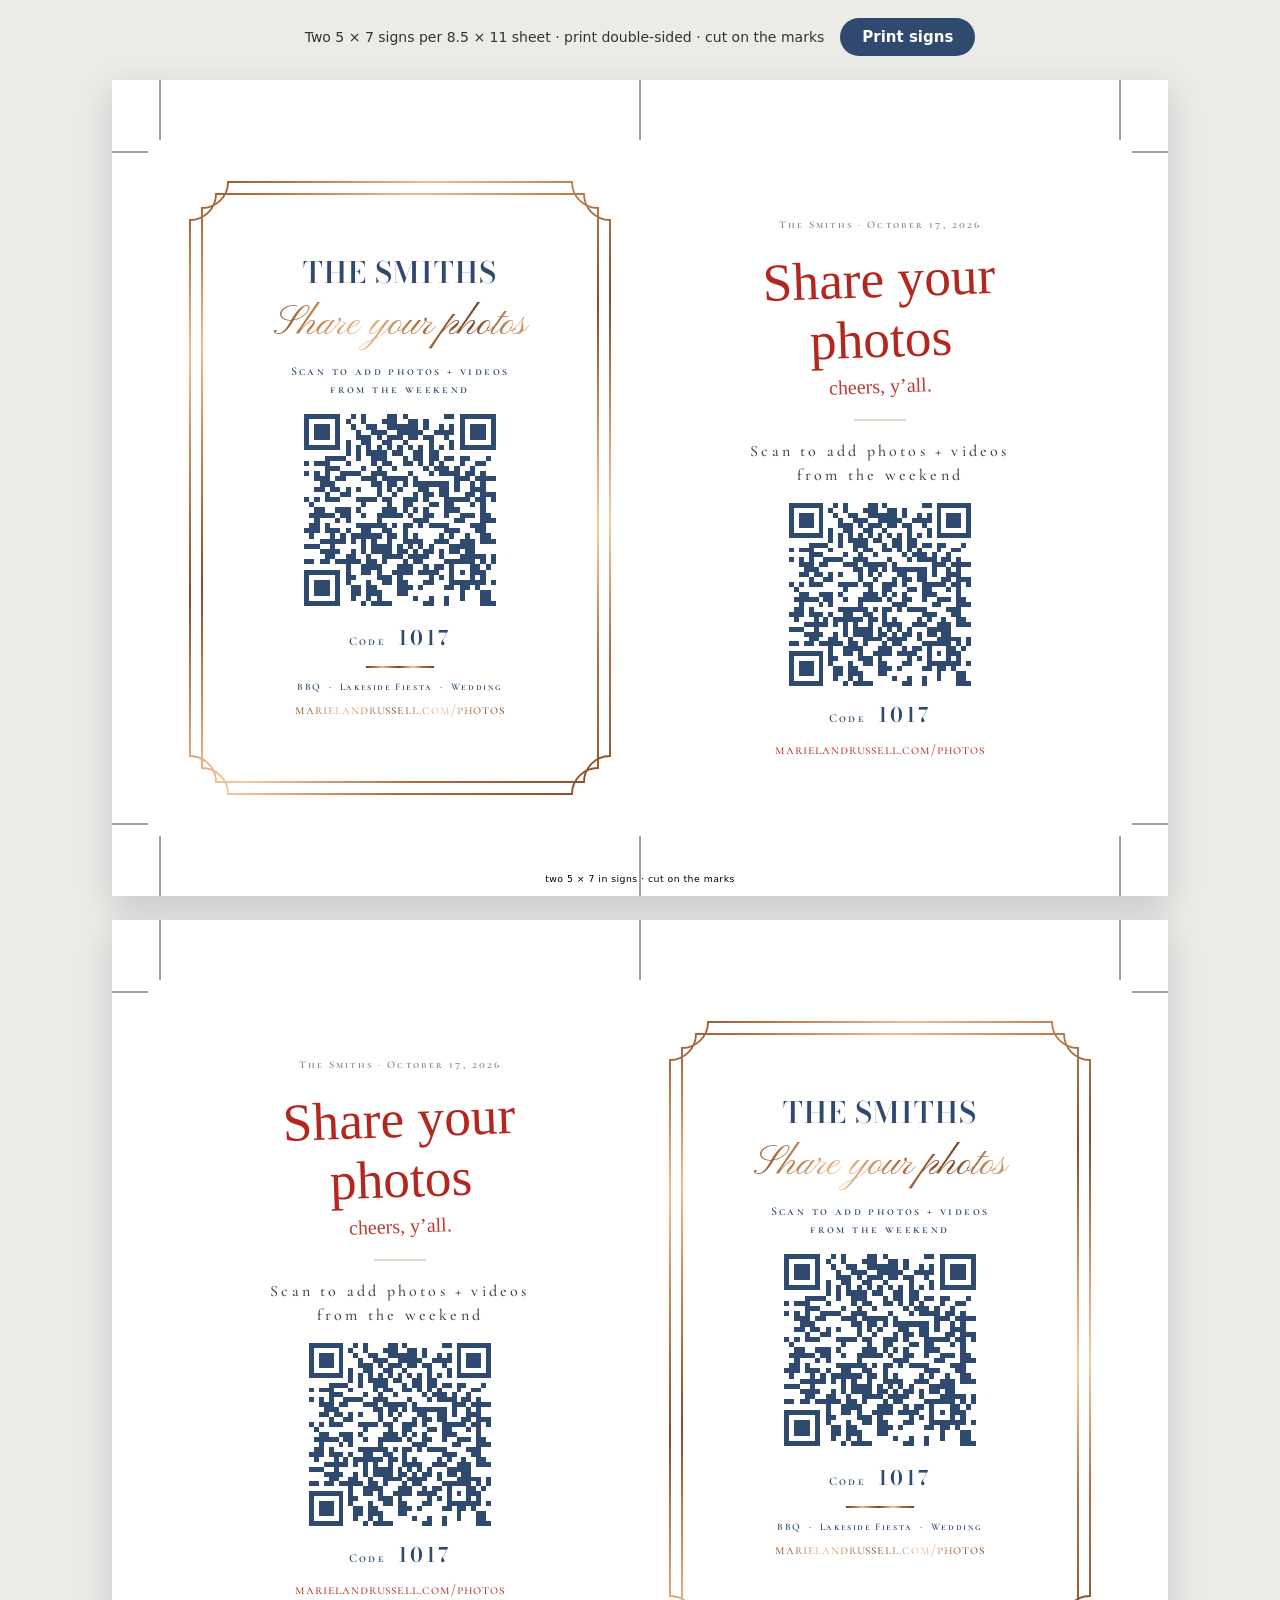
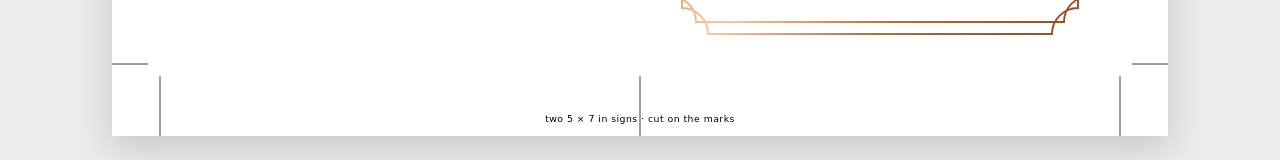
<file: photos/sign.html>
<!DOCTYPE html>
<html lang="en">
<head>
  <meta charset="utf-8">
  <meta name="robots" content="noindex, nofollow, noarchive">
  <meta name="viewport" content="width=device-width, initial-scale=1">
  <title>Smith Vargas Wedding · Photo signs</title>
  <!-- Printable QR table signs for /photos/: 5 × 7 in, two per 8.5 × 11 sheet (landscape), with crop
       marks. Double-sided — page 2 is the same two signs, so each sign reads from both sides.
       The signs share one cut line down the middle; the layout is centred, so the marks line up
       whichever way the printer flips the sheet. Print → "Save as PDF" or straight to the printer.
       Styled after photos/inspo.png: copper double frame with notched corners, navy didone caps,
       copper script, letterspaced small caps. qr.svg / qr.png are the bare code (qr.png is 1200px). -->
  <link rel="preconnect" href="https://fonts.googleapis.com">
  <link rel="preconnect" href="https://fonts.gstatic.com" crossorigin>
  <link href="https://fonts.googleapis.com/css2?family=Bodoni+Moda:opsz,wght@6..96,600&family=Cormorant+Garamond:wght@500&family=Cormorant+SC:wght@600&family=Permanent+Marker&family=Pinyon+Script&display=swap" rel="stylesheet">
  <style>
    @page { size: letter landscape; margin: 0; }
    :root { --navy: #2f4a6e; --copper: #a8714f; --lovered: #b3271e;
            /* Copper foil: dark shadow bands + bright highlights so print reads as metallic, not brown. */
            --foil: linear-gradient(115deg, #6e3f22 0%, #b8743f 14%, #ecbd92 24%, #c4824d 34%, #7a4527 48%, #d79b6b 62%, #f2cba3 70%, #b06c3a 82%, #74411f 100%); }
    .foil { background: var(--foil); -webkit-background-clip: text; background-clip: text; color: transparent !important; }
    html, body { margin: 0; background: #ecebe8; }
    body { color: var(--navy); -webkit-print-color-adjust: exact; print-color-adjust: exact; }

    /* 11 × 8.5 in sheet; two 5 × 7 trims side by side at x 0.5 → 5.5 → 10.5 in, y 0.75 → 7.75 in. */
    .page { position: relative; width: 11in; height: 8.5in; margin: 24px auto; background: #fff; box-shadow: 0 12px 32px rgba(30,40,60,.18); overflow: hidden; break-after: page; }
    .page:last-of-type { break-after: auto; }
    .sign { position: absolute; top: 0.75in; width: 5in; height: 7in; }
    .sign.left { left: 0.5in; } .sign.right { left: 5.5in; }
    .frame { position: absolute; inset: 0; width: 100%; height: 100%; }
    .content { position: absolute; inset: 0; display: flex; flex-direction: column; align-items: center; justify-content: center; text-align: center; padding: 0.7in 0.6in; box-sizing: border-box; }
    .names { font-family: "Bodoni Moda", Didot, "Bodoni 72", serif; font-weight: 600; font-size: 22pt; letter-spacing: 0.04em; line-height: 1; text-transform: uppercase; white-space: nowrap; }
    /* Script line: SVG text with the foil gradient (background-clip text clips swashes in print). */
    .script { display: block; width: 4.17in; height: 0.67in; margin: 2pt 0 6pt; overflow: visible; }
    .script text { font-family: "Pinyon Script", "Snell Roundhand", cursive; font-size: 40px; }
    .caps { font-family: "Cormorant SC", "Bodoni Moda", serif; font-weight: 600; letter-spacing: 0.2em; }
    .lede { font-size: 9pt; margin: 0 0 12pt; line-height: 1.5; }
    .qr { width: 2in; height: 2in; }
    .qr img { width: 100%; height: 100%; display: block; }
    .code { font-size: 9pt; margin-top: 12pt; }
    .code b { font-family: "Bodoni Moda", Didot, serif; font-weight: 600; font-size: 15pt; letter-spacing: 0.14em; margin-left: 5pt; }
    .rule { width: 0.7in; height: 1.5px; background: var(--foil); margin: 10pt auto; }
    .days { font-size: 7.5pt; letter-spacing: 0.16em; white-space: nowrap; }
    .url { font-family: "Cormorant SC", serif; font-size: 10.5pt; letter-spacing: 0.06em; color: var(--copper); margin-top: 6pt; text-transform: lowercase; }

    /* Casual "I love you" card, the right-hand sign: plain white, no copper frame, red marker script
       (same look as the casual drink signs in print/drink-signs.html). */
    .sign.casual .content { padding: 0.6in 0.5in; }
    .c-kicker { font-family: "Cormorant SC", serif; font-weight: 600; font-size: 8pt; letter-spacing: 0.2em; color: #8a8378; white-space: nowrap; }
    .c-title { font-family: "Permanent Marker", cursive; color: var(--lovered); font-size: 40pt; line-height: 1.12; margin-top: 14pt; transform: rotate(-2deg); }
    .c-note { font-family: "Permanent Marker", cursive; color: var(--lovered); font-size: 15pt; margin-top: 4pt; opacity: 0.9; transform: rotate(-2deg); }
    .c-rule { width: 0.55in; height: 1.5px; background: #ded6c6; margin: 16pt auto 14pt; flex: none; }
    .c-lede { font-family: "Cormorant Garamond", Georgia, serif; font-weight: 500; font-size: 12pt; color: #4a4038; line-height: 1.5; margin: 0 0 12pt; }
    .c-qr { width: 1.9in; height: 1.9in; }
    .c-qr img { width: 100%; height: 100%; display: block; }
    .c-code { font-size: 9pt; margin-top: 10pt; }
    .c-code b { font-family: "Bodoni Moda", Didot, serif; font-weight: 600; font-size: 15pt; letter-spacing: 0.14em; margin-left: 5pt; }
    .c-url { font-family: "Cormorant SC", serif; font-size: 10.5pt; letter-spacing: 0.06em; color: var(--lovered); margin-top: 8pt; text-transform: lowercase; }

    .marks { position: absolute; inset: 0; width: 100%; height: 100%; pointer-events: none; }
    .side { position: absolute; left: 0; right: 0; bottom: 0.12in; text-align: center; font: 7pt system-ui, sans-serif; color: #000; letter-spacing: 0.05em; }
    .bar { display: flex; gap: 16px; justify-content: center; align-items: center; padding: 18px 0 0; font: 14px system-ui, sans-serif; color: #333; }
    .bar button { font: 600 15px system-ui, sans-serif; color: #fff; background: var(--navy); border: 0; border-radius: 999px; padding: 10px 22px; cursor: pointer; }
    @media print { html, body { background: none; } .page { margin: 0; box-shadow: none; } .bar { display: none; } }
  </style>
</head>
<body>
  <div class="bar">
    <span>Two 5 × 7 signs per 8.5 × 11 sheet · print double-sided · cut on the marks</span>
    <button onclick="print()">Print signs</button>
  </div>

  <template id="sign">
    <div class="sign">
      <!-- 480 × 672 = 5 × 7 in at 96 dpi. Two overlapping notched rectangles (one wider, one taller)
           — the stepped double frame from the inspo card. -->
      <svg class="frame" viewBox="0 0 480 672" aria-hidden="true">
        <defs>
          <!-- Copper foil: alternating shadow / highlight bands across the whole sign. -->
          <linearGradient id="copper" gradientUnits="userSpaceOnUse" x1="0" y1="0" x2="480" y2="672">
            <stop offset="0" stop-color="#6e3f22"/><stop offset="0.12" stop-color="#b8743f"/>
            <stop offset="0.22" stop-color="#ecbd92"/><stop offset="0.32" stop-color="#c4824d"/>
            <stop offset="0.46" stop-color="#7a4527"/><stop offset="0.6" stop-color="#d79b6b"/>
            <stop offset="0.68" stop-color="#f2cba3"/><stop offset="0.8" stop-color="#b06c3a"/>
            <stop offset="1" stop-color="#74411f"/>
          </linearGradient>
        </defs>
        <g fill="none" stroke="url(#copper)" stroke-width="1.9">
          <path class="tall" d=""/><path class="wide" d=""/>
        </g>
      </svg>
      <div class="content">
        <div class="names">The Smiths</div>
        <svg class="script" viewBox="0 0 400 64" aria-label="Share your photos"><defs><linearGradient id="sfoil" gradientUnits="userSpaceOnUse" x1="60" y1="0" x2="340" y2="64">
        <stop offset="0" stop-color="#7a4527"/><stop offset="0.22" stop-color="#c4824d"/><stop offset="0.38" stop-color="#ecbd92"/>
        <stop offset="0.55" stop-color="#b8743f"/><stop offset="0.75" stop-color="#7a4527"/><stop offset="0.9" stop-color="#d79b6b"/><stop offset="1" stop-color="#b06c3a"/>
      </linearGradient></defs><text x="200" y="44" text-anchor="middle" fill="url(#sfoil)">Share your photos</text></svg>
        <p class="lede caps">Scan to add photos + videos<br>from the weekend</p>
        <div class="qr"><img src="qr.svg?v=2" alt="QR code to the guest photo page"></div>
        <div class="code caps">Code <b>1017</b></div>
        <div class="rule"></div>
        <div class="days caps">BBQ &nbsp;·&nbsp; Lakeside Fiesta &nbsp;·&nbsp; Wedding</div>
        <div class="url foil">marielandrussell.com/photos</div>
      </div>
    </div>
  </template>

  <!-- Crop marks on the 1056 × 816 sheet (11 × 8.5 in at 96 dpi). Cut lines: x = 48, 528, 1008;
       y = 72, 744. Marks stop short of the trim so none of them land on a finished sign. -->
  <template id="sign-casual">
    <div class="sign casual">
      <div class="content">
        <div class="c-kicker">The Smiths · October 17, 2026</div>
        <div class="c-title">Share your photos</div>
        <div class="c-note">cheers, y’all.</div>
        <div class="c-rule"></div>
        <p class="c-lede caps">Scan to add photos + videos<br>from the weekend</p>
        <div class="c-qr"><img src="qr.svg?v=2" alt="QR code to the guest photo page"></div>
        <div class="c-code caps">Code <b>1017</b></div>
        <div class="c-url">marielandrussell.com/photos</div>
      </div>
    </div>
  </template>

  <template id="marks">
    <svg class="marks" viewBox="0 0 1056 816" aria-hidden="true">
      <g stroke="#000" stroke-width="0.75">
        <line x1="48" y1="0" x2="48" y2="60"/><line x1="528" y1="0" x2="528" y2="60"/><line x1="1008" y1="0" x2="1008" y2="60"/>
        <line x1="48" y1="756" x2="48" y2="816"/><line x1="528" y1="756" x2="528" y2="816"/><line x1="1008" y1="756" x2="1008" y2="816"/>
        <line x1="0" y1="72" x2="36" y2="72"/><line x1="0" y1="744" x2="36" y2="744"/>
        <line x1="1020" y1="72" x2="1056" y2="72"/><line x1="1020" y1="744" x2="1056" y2="744"/>
      </g>
    </svg>
  </template>

  <script>
    // Concave-cornered rectangle: each corner is a quarter circle centred on the corner point.
    const notched = (x0, y0, x1, y1, r) =>
      `M${x0 + r},${y0} H${x1 - r} A${r},${r} 0 0 0 ${x1},${y0 + r} V${y1 - r} A${r},${r} 0 0 0 ${x1 - r},${y1}` +
      ` H${x0 + r} A${r},${r} 0 0 0 ${x0},${y1 - r} V${y0 + r} A${r},${r} 0 0 0 ${x0 + r},${y0} Z`;
    const W = 480, H = 672, m = 30, g = 12, r = 26; // sign size, margin from the trim, line offset, corner radius

    const makeSign = cls => {
      const s = document.getElementById("sign").content.firstElementChild.cloneNode(true);
      s.classList.add(cls);
      s.querySelector(".tall").setAttribute("d", notched(m + g, m, W - m - g, H - m, r));
      s.querySelector(".wide").setAttribute("d", notched(m, m + g, W - m, H - m - g, r));
      return s;
    };
    // Front: formal sign left, casual right. Back: casual left, formal right.
    ["front", "back"].forEach((_, i) => {
      const page = document.createElement("div");
      page.className = "page";
      const casual = document.getElementById("sign-casual").content.firstElementChild.cloneNode(true);
      casual.classList.add(i ? "left" : "right");
      page.append(makeSign(i ? "right" : "left"), casual, document.getElementById("marks").content.firstElementChild.cloneNode(true));
      const side = document.createElement("div");
      side.className = "side";
      side.textContent = "two 5 × 7 in signs · cut on the marks";
      page.append(side);
      document.body.insertBefore(page, document.querySelector("script"));
    });
  </script>
</body>
</html>
</file>
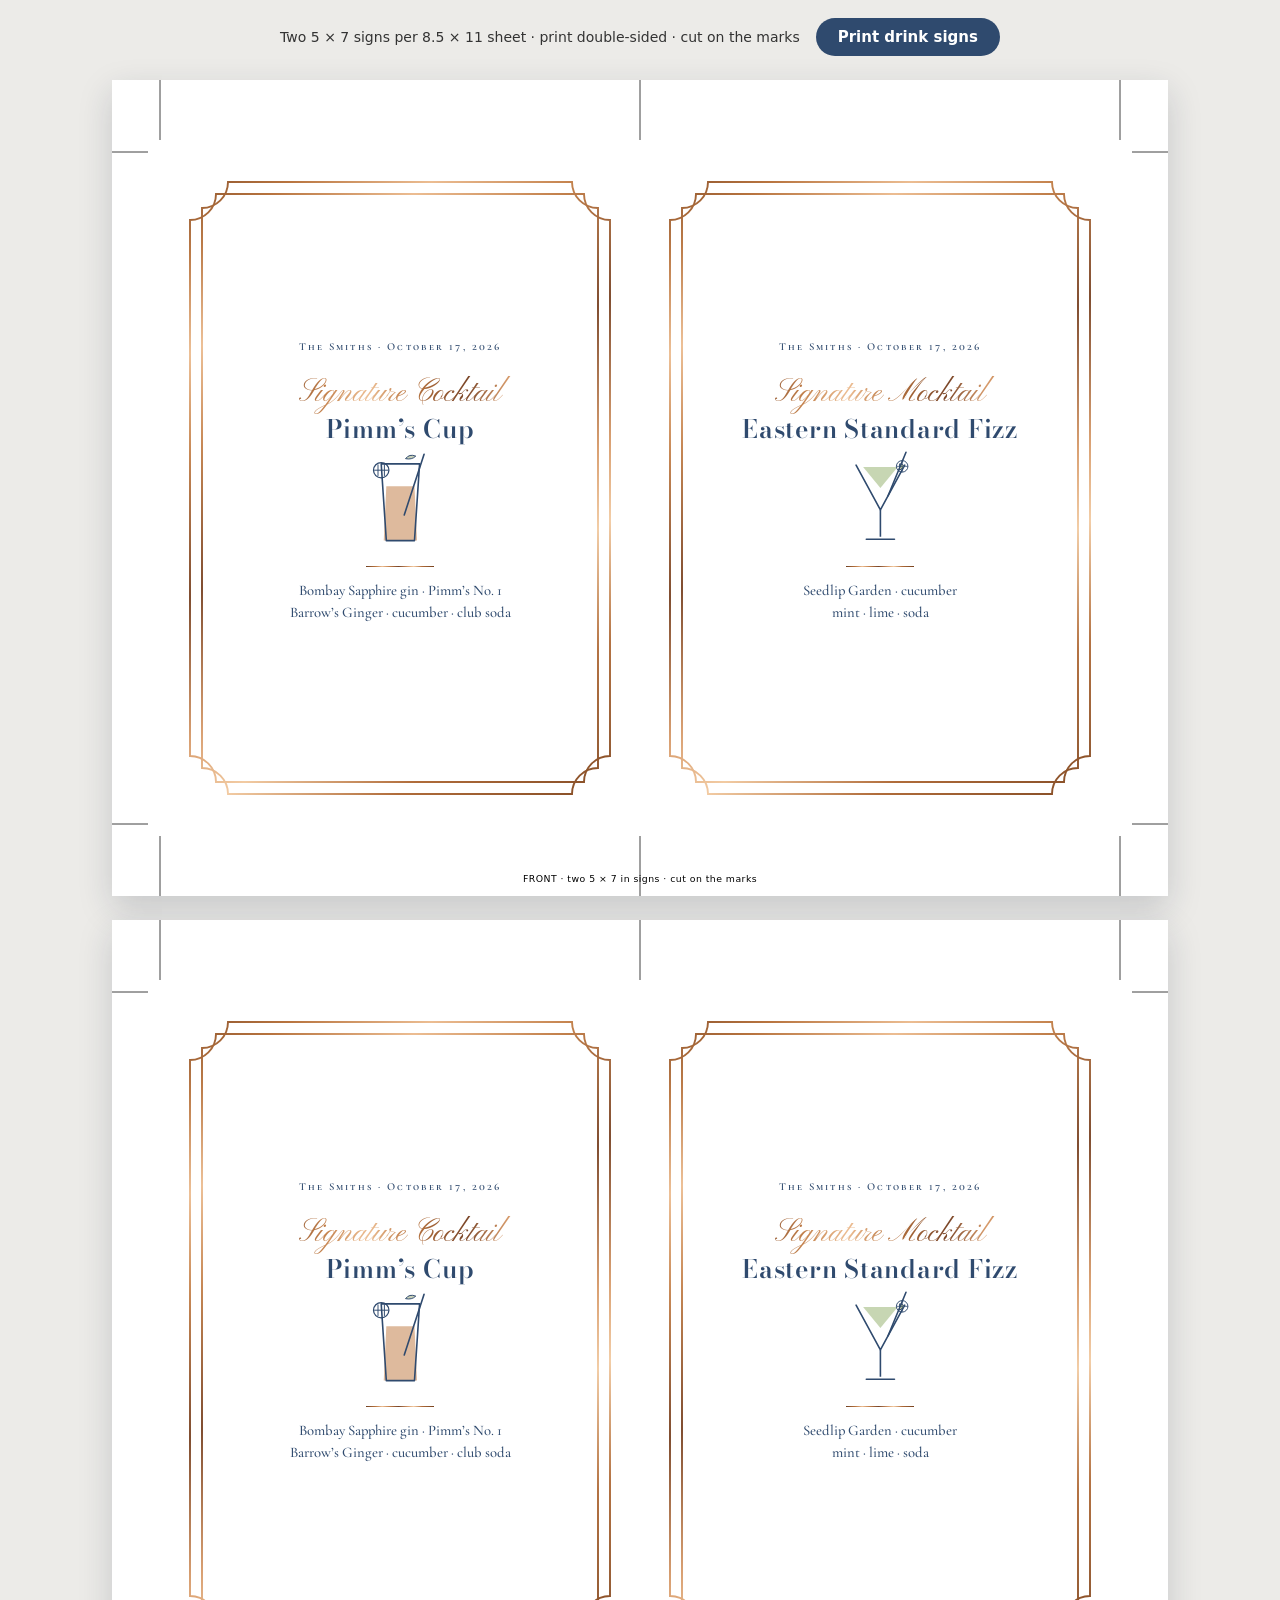
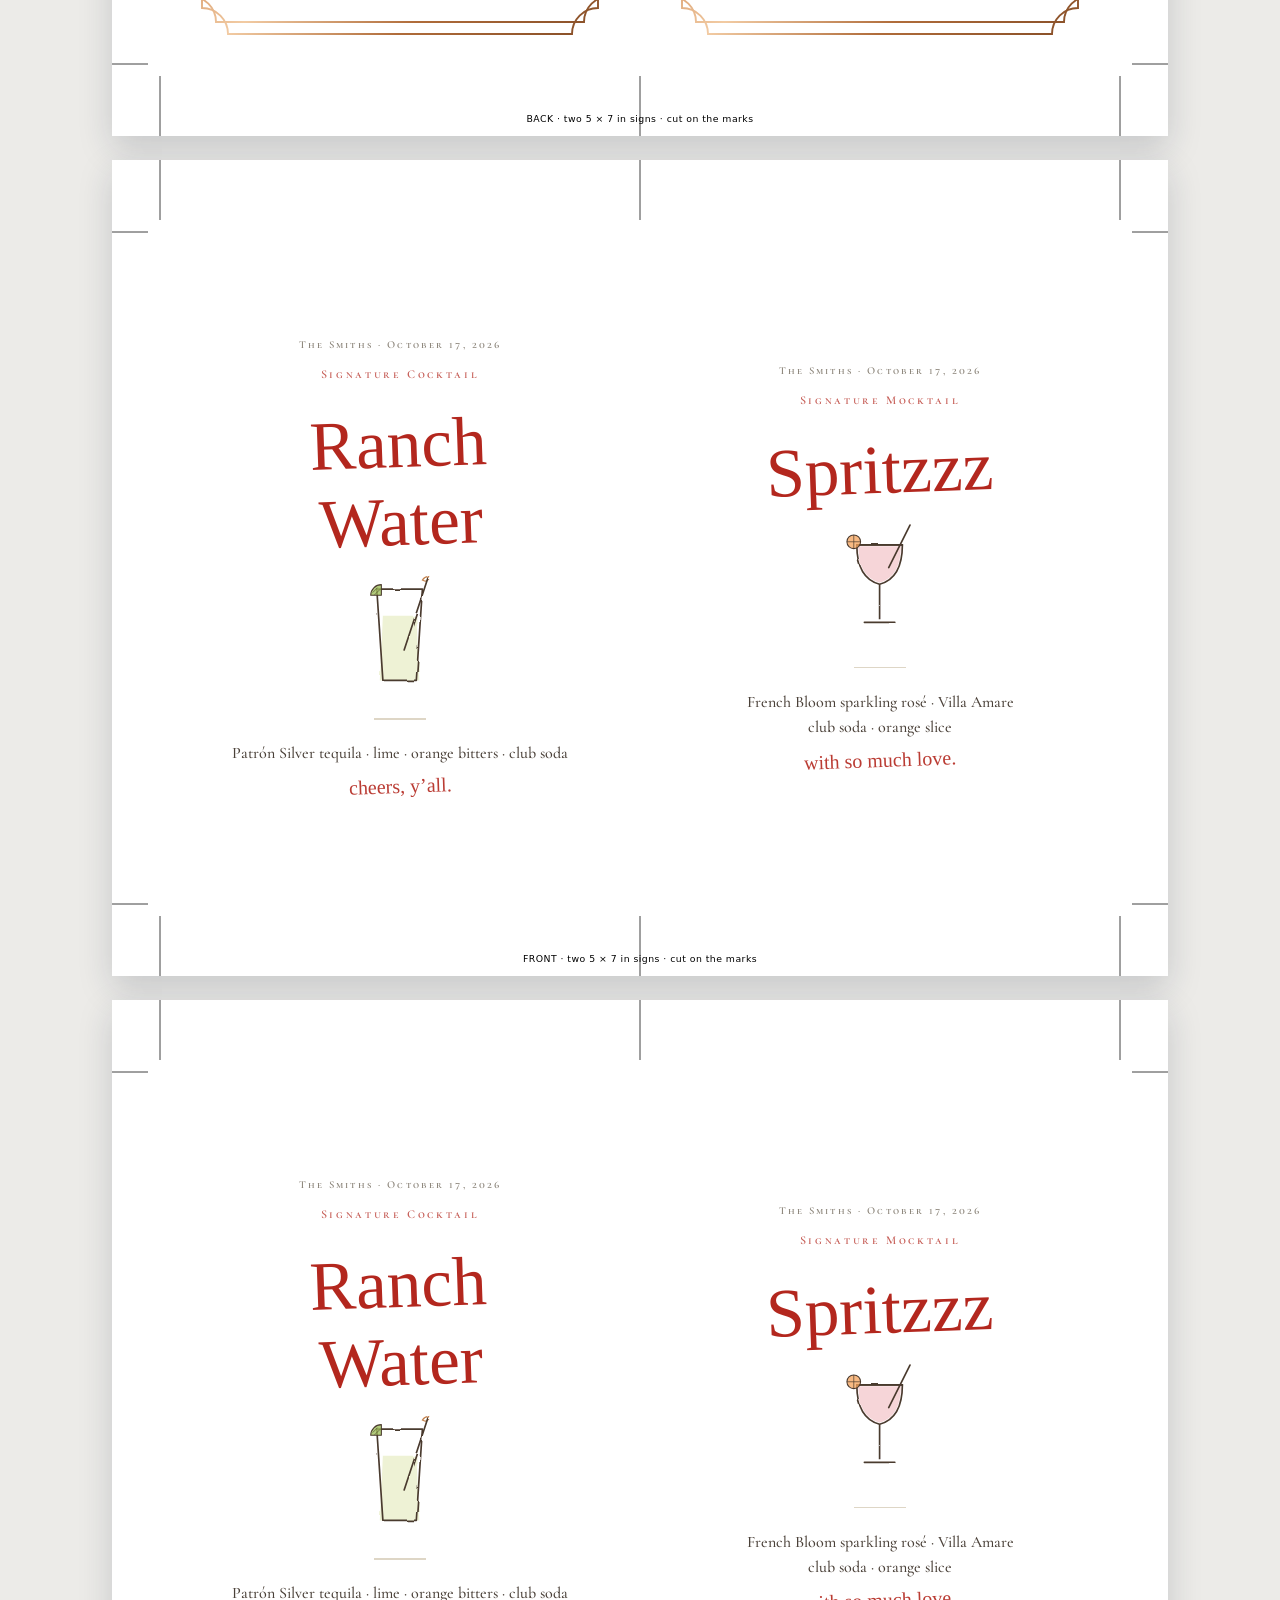
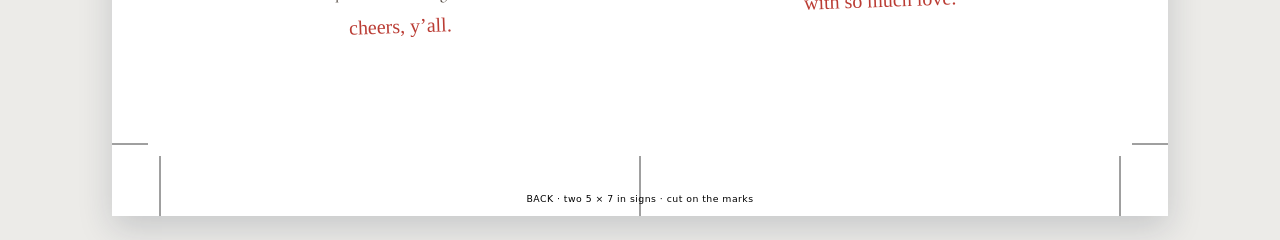
<file: print/drink-signs.html>
<!DOCTYPE html>
<html lang="en">
<head>
  <meta charset="utf-8">
  <meta name="robots" content="noindex, nofollow, noarchive">
  <meta name="viewport" content="width=device-width, initial-scale=1">
  <title>Smith Vargas Wedding · Specialty drink signs</title>
  <!-- Printable specialty drink signs: 5 × 7 in, two per 8.5 × 11 sheet (landscape), with crop marks.
       Double-sided — the back of each sheet repeats the same two signs, so each one reads from
       both sides on a bar stand. The signs share one cut line down the middle; the layout is
       centred, so the marks line up whichever way the printer flips the sheet. Print → "Save as
       PDF" or straight to the printer.

       Two drinks (Pimm's Cup, Eastern Standard Fizz) use the "classic" look, styled after
       photos/sign.html: copper double frame with notched corners, navy didone caps, copper
       script, letterspaced small caps, simple line-art glass icon. Ranch Water uses a "casual"
       look instead — plain card, big red marker-script name — matching the existing
       "I love you so much" print already in the décor (ref/loveyouverymuchframe.png /
       Downloads/il_1588xN.4298634848_34sq.webp). Edit DRINKS below; each entry's `style` picks
       the template. -->
  <link rel="preconnect" href="https://fonts.googleapis.com">
  <link rel="preconnect" href="https://fonts.gstatic.com" crossorigin>
  <link href="https://fonts.googleapis.com/css2?family=Bodoni+Moda:opsz,wght@6..96,600&family=Cormorant+Garamond:wght@500;600&family=Cormorant+SC:wght@600&family=Permanent+Marker&family=Pinyon+Script&display=swap" rel="stylesheet">
  <style>
    @page { size: letter landscape; margin: 0; }
    :root { --navy: #2f4a6e; --lovered: #b3271e;
            --foil: linear-gradient(115deg, #6e3f22 0%, #b8743f 14%, #ecbd92 24%, #c4824d 34%, #7a4527 48%, #d79b6b 62%, #f2cba3 70%, #b06c3a 82%, #74411f 100%); }
    .foil { background: var(--foil); -webkit-background-clip: text; background-clip: text; color: transparent !important; }
    html, body { margin: 0; background: #ecebe8; }
    body { color: var(--navy); -webkit-print-color-adjust: exact; print-color-adjust: exact; }

    /* 11 × 8.5 in sheet; two 5 × 7 trims side by side at x 0.5 → 5.5 → 10.5 in, y 0.75 → 7.75 in. */
    .page { position: relative; width: 11in; height: 8.5in; margin: 24px auto; background: #fff; box-shadow: 0 12px 32px rgba(30,40,60,.18); overflow: hidden; break-after: page; }
    .page:last-of-type { break-after: auto; }
    .sign { position: absolute; top: 0.75in; width: 5in; height: 7in; }
    .sign.left { left: 0.5in; } .sign.right { left: 5.5in; }
    .frame { position: absolute; inset: 0; width: 100%; height: 100%; }
    .content { position: absolute; inset: 0; display: flex; flex-direction: column; align-items: center; justify-content: center; text-align: center; padding: 0.55in 0.5in; box-sizing: border-box; }
    .kicker { font-family: "Cormorant SC", serif; font-weight: 600; font-size: 8pt; letter-spacing: 0.2em; white-space: nowrap; }
    /* Label ("Cocktail" / "Mocktail"): SVG text with the foil gradient (background-clip text clips
       swashes in print). */
    .script { display: block; width: 3.9in; height: 0.6in; margin-top: 6pt; overflow: visible; }
    .script text { font-family: "Pinyon Script", "Snell Roundhand", cursive; font-size: 34px; }
    .name { display: inline-block; font-family: "Bodoni Moda", Didot, "Bodoni 72", serif; font-weight: 600; font-size: 19pt; letter-spacing: 0.03em; line-height: 1.1; margin-top: -2pt; white-space: nowrap; }
    .glass { width: 0.8in; height: 1.05in; margin-top: 6pt; }
    .rule { width: 0.7in; height: 1.5px; background: var(--foil); margin: 10pt auto 9pt; flex: none; }
    .ingredients { max-width: 3.9in; font-family: "Cormorant Garamond", Georgia, serif; font-weight: 500; font-size: 11pt; line-height: 1.5; }
    .ingredients span { display: inline-block; }
    .note { font-family: "Cormorant SC", serif; font-weight: 600; font-size: 7.5pt; letter-spacing: 0.18em; color: var(--navy); margin-top: 10pt; opacity: 0.85; white-space: nowrap; }

    /* Casual card: plain white, no copper frame — big red marker-script name, like the existing
       "I love you so much" print. */
    .sign.casual .content { padding: 0.7in 0.5in; }
    .casual-kicker { font-family: "Cormorant SC", serif; font-weight: 600; font-size: 8pt; letter-spacing: 0.2em; color: #8a8378; white-space: nowrap; }
    .casual-label { font-family: "Cormorant SC", serif; font-weight: 600; font-size: 9pt; letter-spacing: 0.22em; color: var(--lovered); opacity: 0.75; margin-top: 12pt; white-space: nowrap; }
    .casual-name { font-family: "Permanent Marker", cursive; color: var(--lovered); font-size: 52pt; line-height: 1.12; margin-top: 18pt; transform: rotate(-2deg); }
    .casual-note { font-family: "Permanent Marker", cursive; color: var(--lovered); font-size: 15pt; margin-top: 6pt; opacity: 0.9; transform: rotate(-2deg); }
    .casual-glass { width: 0.95in; height: 1.2in; margin-top: 10pt; }
    .casual-rule { width: 0.55in; height: 1.5px; background: #ded6c6; margin: 22pt auto 16pt; flex: none; }
    .casual-ingredients { max-width: 3.7in; font-family: "Cormorant Garamond", Georgia, serif; font-weight: 500; font-size: 12pt; color: #4a4038; line-height: 1.6; }
    .casual-ingredients span { display: inline-block; }

    .marks { position: absolute; inset: 0; width: 100%; height: 100%; pointer-events: none; }
    .side { position: absolute; left: 0; right: 0; bottom: 0.12in; text-align: center; font: 7pt system-ui, sans-serif; color: #000; letter-spacing: 0.05em; }
    .bar { display: flex; gap: 16px; justify-content: center; align-items: center; padding: 18px 0 0; font: 14px system-ui, sans-serif; color: #333; }
    .bar button { font: 600 15px system-ui, sans-serif; color: #fff; background: var(--navy); border: 0; border-radius: 999px; padding: 10px 22px; cursor: pointer; }
    @media print { html, body { background: none; } .page { margin: 0; box-shadow: none; } .bar { display: none; } }
  </style>
</head>
<body>
  <div class="bar">
    <span>Two 5 × 7 signs per 8.5 × 11 sheet · print double-sided · cut on the marks</span>
    <button onclick="print()">Print drink signs</button>
  </div>

  <!-- "Classic" sign: copper double frame, navy name, glass icon. Used for Pimm's Cup + the Fizz. -->
  <template id="sign-classic">
    <div class="sign">
      <!-- 480 × 672 = 5 × 7 in at 96 dpi. Two overlapping notched rectangles (one wider, one taller)
           — the stepped double frame from the inspo card. -->
      <svg class="frame" viewBox="0 0 480 672" aria-hidden="true">
        <defs>
          <!-- Copper foil: alternating shadow / highlight bands across the whole sign. -->
          <linearGradient id="copper" gradientUnits="userSpaceOnUse" x1="0" y1="0" x2="480" y2="672">
            <stop offset="0" stop-color="#6e3f22"/><stop offset="0.12" stop-color="#b8743f"/>
            <stop offset="0.22" stop-color="#ecbd92"/><stop offset="0.32" stop-color="#c4824d"/>
            <stop offset="0.46" stop-color="#7a4527"/><stop offset="0.6" stop-color="#d79b6b"/>
            <stop offset="0.68" stop-color="#f2cba3"/><stop offset="0.8" stop-color="#b06c3a"/>
            <stop offset="1" stop-color="#74411f"/>
          </linearGradient>
        </defs>
        <g fill="none" stroke="url(#copper)" stroke-width="1.9">
          <path class="tall" d=""/><path class="wide" d=""/>
        </g>
      </svg>
      <div class="content">
        <div class="kicker">The Smiths · October 17, 2026</div>
        <svg class="script" viewBox="0 0 400 64"><defs><linearGradient id="dfoil" gradientUnits="userSpaceOnUse" x1="60" y1="0" x2="340" y2="64">
          <stop offset="0" stop-color="#7a4527"/><stop offset="0.22" stop-color="#c4824d"/><stop offset="0.38" stop-color="#ecbd92"/>
          <stop offset="0.55" stop-color="#b8743f"/><stop offset="0.75" stop-color="#7a4527"/><stop offset="0.9" stop-color="#d79b6b"/><stop offset="1" stop-color="#b06c3a"/>
        </linearGradient></defs><text class="label" x="200" y="44" text-anchor="middle" fill="url(#dfoil)"></text></svg>
        <div class="name"></div>
        <div class="glass"></div>
        <div class="rule"></div>
        <div class="ingredients"></div>
        <div class="note"></div>
      </div>
    </div>
  </template>

  <!-- "Casual" sign: plain card, big red marker-script name — the "I love you so much" treatment. -->
  <template id="sign-casual">
    <div class="sign casual">
      <div class="content">
        <div class="casual-kicker">The Smiths · October 17, 2026</div>
        <div class="casual-label"></div>
        <div class="casual-name"></div>
        <div class="casual-glass"></div>
        <div class="casual-rule"></div>
        <div class="casual-ingredients"></div>
        <div class="casual-note"></div>
      </div>
    </div>
  </template>

  <!-- Crop marks on the 1056 × 816 sheet (11 × 8.5 in at 96 dpi). Cut lines: x = 48, 528, 1008;
       y = 72, 744. Marks stop short of the trim so none of them land on a finished sign. -->
  <template id="marks">
    <svg class="marks" viewBox="0 0 1056 816" aria-hidden="true">
      <g stroke="#000" stroke-width="0.75">
        <line x1="48" y1="0" x2="48" y2="60"/><line x1="528" y1="0" x2="528" y2="60"/><line x1="1008" y1="0" x2="1008" y2="60"/>
        <line x1="48" y1="756" x2="48" y2="816"/><line x1="528" y1="756" x2="528" y2="816"/><line x1="1008" y1="756" x2="1008" y2="816"/>
        <line x1="0" y1="72" x2="36" y2="72"/><line x1="0" y1="744" x2="36" y2="744"/>
        <line x1="1020" y1="72" x2="1056" y2="72"/><line x1="1020" y1="744" x2="1056" y2="744"/>
      </g>
    </svg>
  </template>

  <script>
    // Simple single-line glass icons, navy outline with the drink's own liquid colour — a highball
    // (cucumber + mint garnish) for the Pimm's Cup, a martini glass (lime wheel) for the mocktail,
    // each with a straw.
    const GLASS_HIGHBALL = `<svg viewBox="0 0 120 160" fill="none" xmlns="http://www.w3.org/2000/svg">
      <path d="M38 55 L34 140 L86 140 L82 55 Z" fill="#c4824d" fill-opacity="0.55"/>
      <path d="M30 20 L90 20 L82 140 L38 140 Z" stroke="#2f4a6e" stroke-width="2.5" stroke-linejoin="round"/>
      <line x1="30" y1="20" x2="90" y2="20" stroke="#2f4a6e" stroke-width="2.5"/>
      <circle cx="30" cy="30" r="12" stroke="#2f4a6e" stroke-width="2" fill="none"/>
      <line x1="19" y1="30" x2="41" y2="30" stroke="#2f4a6e" stroke-width="1.5"/>
      <line x1="25" y1="21" x2="25" y2="39" stroke="#2f4a6e" stroke-width="1.5"/>
      <line x1="35" y1="21" x2="35" y2="39" stroke="#2f4a6e" stroke-width="1.5"/>
      <path d="M68 12 Q74 4 84 8 Q78 14 68 12 Z" stroke="#2f4a6e" stroke-width="1.5" fill="#8fa06f" fill-opacity="0.5"/>
      <line x1="97" y1="5" x2="66" y2="100" stroke="#2f4a6e" stroke-width="2.5" stroke-linecap="round"/>
    </svg>`;
    const GLASS_MARTINI = `<svg viewBox="0 0 120 160" fill="none" xmlns="http://www.w3.org/2000/svg">
      <path d="M33 25 L87 25 L60 58 Z" fill="#aac08a" fill-opacity="0.65"/>
      <path d="M22 22 L60 92 L98 22" stroke="#2f4a6e" stroke-width="2.5" stroke-linejoin="round" stroke-linecap="round"/>
      <line x1="60" y1="92" x2="60" y2="134" stroke="#2f4a6e" stroke-width="2.5"/>
      <line x1="38" y1="138" x2="82" y2="138" stroke="#2f4a6e" stroke-width="2.5" stroke-linecap="round"/>
      <path d="M90 20 A10 10 0 0 1 98 24 L90 30 Z" stroke="#2f4a6e" stroke-width="1.5" fill="#d8dd7a" fill-opacity="0.7"/>
      <circle cx="94" cy="24" r="9" stroke="#2f4a6e" stroke-width="1.5" fill="none"/>
      <line x1="85" y1="24" x2="103" y2="24" stroke="#2f4a6e" stroke-width="1.2"/>
      <line x1="94" y1="15" x2="94" y2="33" stroke="#2f4a6e" stroke-width="1.2"/>
      <line x1="100" y1="2" x2="72" y2="70" stroke="#2f4a6e" stroke-width="2.5" stroke-linecap="round"/>
    </svg>`;

    // Loose, hand-drawn illustration icons for the casual sheet — styled after
    // Downloads/insposigniloveyousomuch.webp (sketchy ink outline + a few painted colour details).
    // The wobble comes from an SVG turbulence filter rather than hand-plotted wobbly paths.
    const SKETCHY_FILTER = `<filter id="FILTID" x="-20%" y="-20%" width="140%" height="140%">
      <feTurbulence type="fractalNoise" baseFrequency="0.045" numOctaves="2" seed="SEED" result="n"/>
      <feDisplacementMap in="SourceGraphic" in2="n" scale="3.2"/>
    </filter>`;
    const INK = "#4a3a2e";
    // Ranch Water, sketch style: highball, pale liquid, lime wedge on the rim.
    const GLASS_HIGHBALL_SKETCH = `<svg viewBox="0 0 120 160" fill="none" xmlns="http://www.w3.org/2000/svg">
      <defs>${SKETCHY_FILTER.replace("FILTID", "sketch1").replace("SEED", "3")}</defs>
      <g filter="url(#sketch1)">
        <path d="M38 55 L34 140 L86 140 L82 55 Z" fill="#e7edc4" fill-opacity="0.7"/>
        <path d="M30 20 L90 20 L82 140 L38 140 Z" stroke="${INK}" stroke-width="2.2" stroke-linejoin="round"/>
        <path d="M22 28 A14 14 0 0 1 36 14 L36 28 Z" fill="#9fbf5a" fill-opacity="0.8" stroke="${INK}" stroke-width="1.4" stroke-linejoin="round"/>
        <path d="M24.5 24.5 L31 18 M27 27.5 L34 20.5" stroke="${INK}" stroke-width="0.8"/>
        <path d="M100 4 Q94 2 90 8 Q96 12 100 4" stroke="#c4824d" stroke-width="1.6" fill="none"/>
        <line x1="97" y1="6" x2="66" y2="100" stroke="${INK}" stroke-width="2.2" stroke-linecap="round"/>
      </g>
    </svg>`;
    // Eastern Standard Fizz, sketch style: the same martini glass + lime wheel + mint as the
    // classic card, just drawn with the loose ink line for the casual sheet.
    const GLASS_MARTINI_SKETCH = `<svg viewBox="0 0 120 160" fill="none" xmlns="http://www.w3.org/2000/svg">
      <defs>${SKETCHY_FILTER.replace("FILTID", "sketch2").replace("SEED", "7")}</defs>
      <g filter="url(#sketch2)">
        <path d="M33 25 L87 25 L60 58 Z" fill="#aac08a" fill-opacity="0.6"/>
        <path d="M22 22 L60 92 L98 22" stroke="${INK}" stroke-width="2.2" stroke-linejoin="round" stroke-linecap="round"/>
        <line x1="60" y1="92" x2="60" y2="128" stroke="${INK}" stroke-width="2.2"/>
        <line x1="40" y1="132" x2="80" y2="132" stroke="${INK}" stroke-width="2.2" stroke-linecap="round"/>
        <circle cx="94" cy="22" r="9" stroke="${INK}" stroke-width="1.5" fill="#d8dd7a" fill-opacity="0.6"/>
        <path d="M85 22 L103 22 M94 13 L94 31" stroke="${INK}" stroke-width="1.1"/>
        <path d="M24 10 Q34 4 32 14 Q24 18 24 10" fill="#8fa06f" fill-opacity="0.7" stroke="${INK}" stroke-width="1.2"/>
        <line x1="100" y1="4" x2="70" y2="72" stroke="${INK}" stroke-width="2.2" stroke-linecap="round"/>
      </g>
    </svg>`;

    // Champagne coupe, sketch style: pale rosé liquid, orange slice on the rim.
    const GLASS_COUPE_SKETCH = `<svg viewBox="0 0 120 160" fill="none" xmlns="http://www.w3.org/2000/svg">
      <defs>${SKETCHY_FILTER.replace("FILTID", "sketch3").replace("SEED", "11")}</defs>
      <g filter="url(#sketch3)">
        <path d="M32 32 Q32 72 60 80 Q88 72 88 32 Z" fill="#f2c4c8" fill-opacity="0.7"/>
        <path d="M30 30 Q30 74 60 82 Q90 74 90 30 Z" stroke="${INK}" stroke-width="2.2" stroke-linejoin="round"/>
        <line x1="30" y1="30" x2="90" y2="30" stroke="${INK}" stroke-width="2.2" stroke-linecap="round"/>
        <line x1="60" y1="82" x2="60" y2="128" stroke="${INK}" stroke-width="2.2"/>
        <line x1="40" y1="132" x2="80" y2="132" stroke="${INK}" stroke-width="2.2" stroke-linecap="round"/>
        <circle cx="26" cy="26" r="9" fill="#f4a259" fill-opacity="0.75" stroke="${INK}" stroke-width="1.4"/>
        <path d="M26 17 L26 35 M17 26 L35 26" stroke="${INK}" stroke-width="0.9"/>
        <line x1="100" y1="4" x2="72" y2="60" stroke="${INK}" stroke-width="2.2" stroke-linecap="round"/>
      </g>
    </svg>`;

    // Each drink: `style` picks the template ("classic" or "casual"). Classic drinks need a
    // label, glass icon, and optional serving note; casual drinks are plain, with an optional
    // handwritten note line.
    const DRINKS = [
      { id: "pimms", style: "classic", label: "Signature Cocktail", name: "Pimm’s Cup", glass: GLASS_HIGHBALL,
        ingredients: ["Bombay Sapphire gin", "Pimm’s No. 1", "\n", "Barrow’s Ginger", "cucumber", "club soda"] },
      { id: "fizz", style: "classic", label: "Signature Mocktail", name: "Eastern Standard Fizz", glass: GLASS_MARTINI,
        ingredients: ["Seedlip Garden", "cucumber", "\n", "mint", "lime", "soda"] },
      { id: "ranchwater", style: "casual", label: "Signature Cocktail", name: "Ranch\nWater", note: "cheers, y’all.",
        glass: GLASS_HIGHBALL_SKETCH, ingredients: ["Patrón Silver tequila", "lime", "orange bitters", "club soda"] },
      // Pairs with Ranch Water on the "casual" sheet — the "I love you so much" treatment
      // (ref/loveyouverymuchframe.png) instead of the formal copper/navy look.
      { id: "spritzzz-casual", style: "casual", label: "Signature Mocktail", name: "Spritzzz",
        note: "with so much love.", glass: GLASS_COUPE_SKETCH, ingredients: ["French Bloom sparkling rosé", "Villa Amare", "\n", "club soda", "orange slice"] }
    ];

    const esc = s => String(s).replace(/[&<>"]/g, c => ({ "&": "&amp;", "<": "&lt;", ">": "&gt;", '"': "&quot;" }[c]));
    // "\n" in an ingredients list forces a line break there (e.g. to control the wrap on the
    // Pimm's Cup card) instead of relying on the browser's natural wrap point.
    const ingredientsHtml = ing => ing.map((x, i) => {
      if (x === "\n") return "<br>";
      const isLast = i === ing.length - 1, nextIsBreak = ing[i + 1] === "\n";
      return `<span>${esc(x)}${!isLast && !nextIsBreak ? " ·" : ""}</span>`;
    }).join(" ");

    // Concave-cornered rectangle: each corner is a quarter circle centred on the corner point.
    const notched = (x0, y0, x1, y1, r) =>
      `M${x0 + r},${y0} H${x1 - r} A${r},${r} 0 0 0 ${x1},${y0 + r} V${y1 - r} A${r},${r} 0 0 0 ${x1 - r},${y1}` +
      ` H${x0 + r} A${r},${r} 0 0 0 ${x0},${y1 - r} V${y0 + r} A${r},${r} 0 0 0 ${x0 + r},${y0} Z`;
    const W = 480, H = 672, m = 30, g = 12, r = 26; // sign size, margin from the trim, line offset, corner radius

    const makeSign = (d, cls) => {
      if (!d) { const blank = document.createElement("div"); blank.className = "sign " + cls; return blank; }
      if (d.style === "casual") {
        const s = document.getElementById("sign-casual").content.firstElementChild.cloneNode(true);
        s.classList.add(cls);
        s.querySelector(".casual-label").textContent = d.label || "";
        const nameEl = s.querySelector(".casual-name");
        nameEl.innerHTML = esc(d.name).replace(/\n/g, "<br>");
        if (d.nameSize) nameEl.style.fontSize = d.nameSize;
        if (d.glass) s.querySelector(".casual-glass").innerHTML = d.glass;
        s.querySelector(".casual-ingredients").innerHTML = ingredientsHtml(d.ingredients);
        if (d.note) s.querySelector(".casual-note").textContent = d.note; else s.querySelector(".casual-note").remove();
        return s;
      }
      const s = document.getElementById("sign-classic").content.firstElementChild.cloneNode(true);
      s.classList.add(cls);
      s.querySelector(".tall").setAttribute("d", notched(m + g, m, W - m - g, H - m, r));
      s.querySelector(".wide").setAttribute("d", notched(m, m + g, W - m, H - m - g, r));
      s.querySelector(".label").textContent = d.label;
      s.querySelector(".name").textContent = d.name;
      s.querySelector(".glass").innerHTML = d.glass;
      s.querySelector(".ingredients").innerHTML = ingredientsHtml(d.ingredients);
      if (d.note) s.querySelector(".note").textContent = d.note;
      return s;
    };

    // Two signs per sheet; the last sheet gets a blank slot if there's an odd one out. Each sheet
    // prints FRONT + an identical BACK so every sign reads from both sides.
    for (let i = 0; i < DRINKS.length; i += 2) {
      const pair = [DRINKS[i], DRINKS[i + 1]];
      ["FRONT", "BACK"].forEach(label => {
        const page = document.createElement("div");
        page.className = "page";
        page.append(makeSign(pair[0], "left"), makeSign(pair[1], "right"), document.getElementById("marks").content.firstElementChild.cloneNode(true));
        const side = document.createElement("div");
        side.className = "side";
        side.textContent = label + " · two 5 × 7 in signs · cut on the marks";
        page.append(side);
        document.body.insertBefore(page, document.querySelector("script"));
      });
    }

    // Long drink names (classic style): shrink until it fits on one line inside the frame.
    document.fonts.ready.then(() => document.querySelectorAll(".name").forEach(el => {
      const max = W - 2 * (m + g) - 40;
      let size = parseFloat(getComputedStyle(el).fontSize);
      while (el.offsetWidth > max && size > 9) { size -= 0.5; el.style.fontSize = size + "px"; }
    }));

    // Long labels ("Signature Cocktail" / "Signature Mocktail"): shrink the SVG script text until
    // it fits inside its 400-unit-wide viewBox, with margin either side.
    document.fonts.ready.then(() => document.querySelectorAll(".script .label").forEach(el => {
      const max = 400 - 2 * 24;
      let size = 34;
      while (el.getComputedTextLength() > max && size > 14) { size -= 1; el.style.fontSize = size + "px"; }
    }));
  </script>
</body>
</html>
</file>
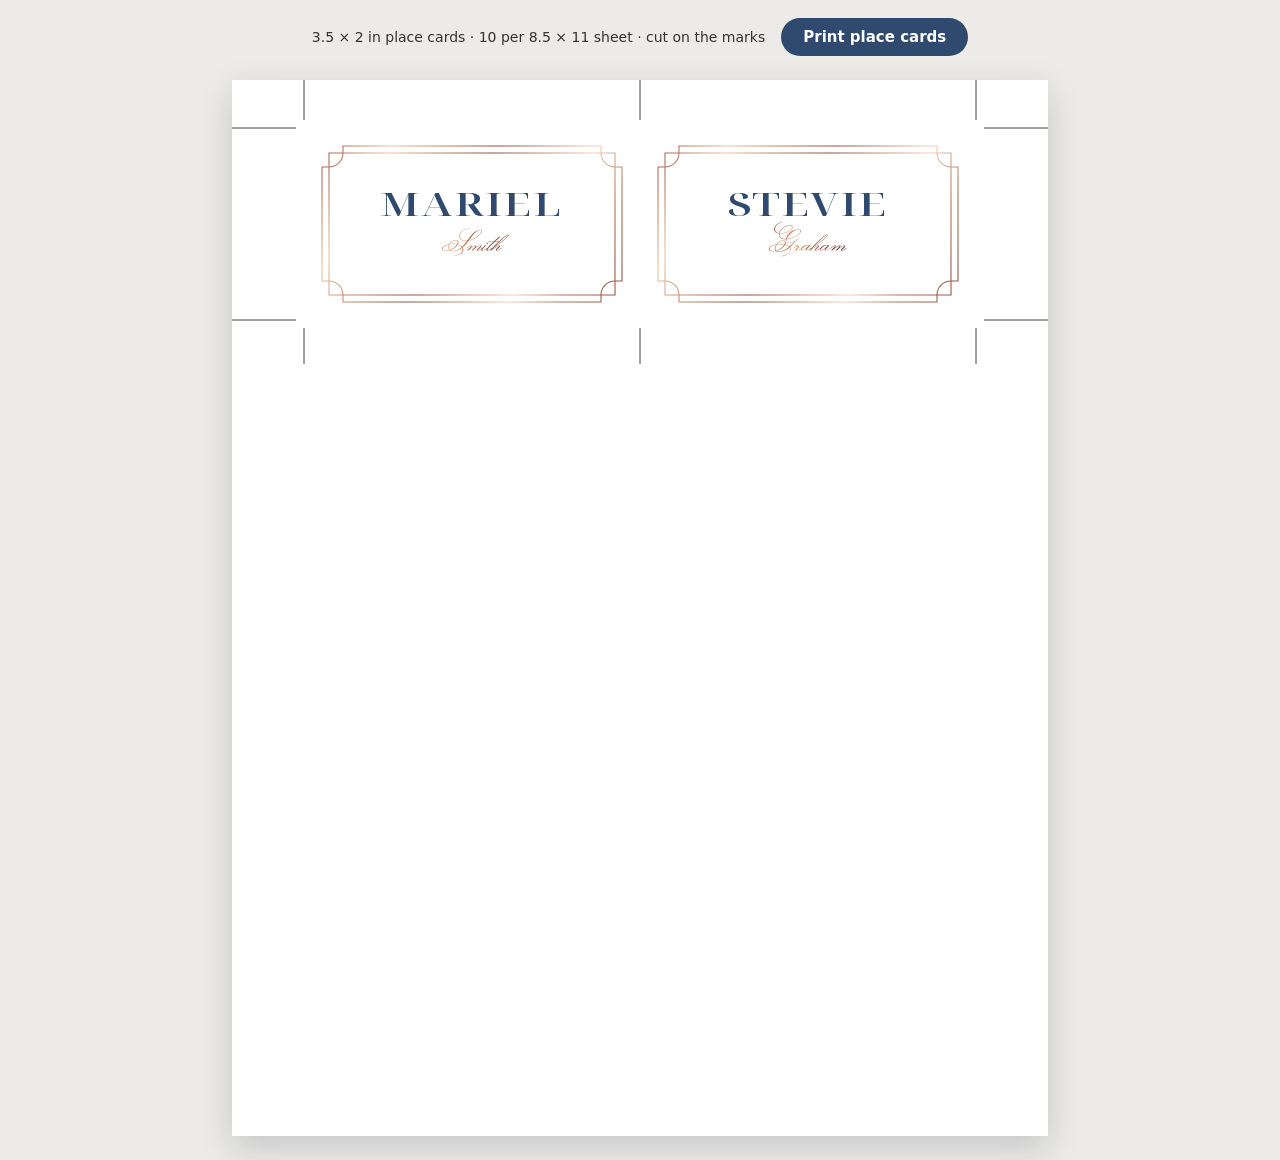
<file: print/place-cards.html>
<!DOCTYPE html>
<html lang="en">
<head>
  <meta charset="utf-8">
  <meta name="robots" content="noindex, nofollow, noarchive">
  <meta name="viewport" content="width=device-width, initial-scale=1">
  <title>Smith Vargas Wedding · Place cards</title>
  <!-- Flat place cards, 3.5 × 2 in, ten per 8.5 × 11 sheet (2 columns × 5 rows, sharing cut lines)
       with crop marks. Styled after Downloads/cardinspo.jpeg: navy didone first name, copper-foil
       script last name tucked under it, optional letterspaced small-caps note (e.g. an allergy),
       rose-copper ticket frame (square inner line + outer line stepping in with a quarter-circle at
       each corner). Fonts matched to the printed Minted cards: Noto Serif Display caps (widened), Monsieur La Doulaise script. Edit CARDS below: [first, last, note]. -->
  <link rel="preconnect" href="https://fonts.googleapis.com">
  <link rel="preconnect" href="https://fonts.gstatic.com" crossorigin>
  <link href="https://fonts.googleapis.com/css2?family=Noto+Serif+Display:wght@600&family=Cormorant+SC:wght@600&family=Monsieur+La+Doulaise&display=swap" rel="stylesheet">
  <style>
    @page { size: letter portrait; margin: 0; }
    :root { --navy: #2f4a6e;
            --foil: linear-gradient(115deg, #5c3824 0%, #8a5a3a 14%, #c89968 24%, #9c6a42 34%, #6b4128 48%, #b07a4e 62%, #d4ad7e 70%, #8a5a38 82%, #5c3824 100%); }
    html, body { margin: 0; background: #ecebe8; }
    body { color: var(--navy); -webkit-print-color-adjust: exact; print-color-adjust: exact; }

    /* 8.5 × 11 sheet; card grid starts at (0.75 in, 0.5 in), 3.5 × 2 in cells. */
    .page { position: relative; width: 8.5in; height: 11in; margin: 24px auto; background: #fff; box-shadow: 0 12px 32px rgba(30,40,60,.18); overflow: hidden; break-after: page; }
    .page:last-of-type { break-after: auto; }
    .card { position: absolute; width: 3.5in; height: 2in; }
    .frame, .marks { position: absolute; inset: 0; width: 100%; height: 100%; pointer-events: none; }
    .content { position: absolute; inset: 0; display: flex; flex-direction: column; align-items: center; justify-content: center; text-align: center; padding-top: 2pt; }
    /* First name: Noto Serif Display widened 1.32× — the extended, pointed-serif engraved caps on the
       printed cards (Noto has no wide cut, so it's scaled horizontally around its centre). */
    .first { display: inline-block; transform: scaleX(1.32); transform-origin: center; font-family: "Noto Serif Display", Didot, "Bodoni 72", serif; font-weight: 600; font-size: 24pt; letter-spacing: 0.05em; line-height: 1; text-transform: uppercase; white-space: nowrap; }
    /* Last name: SVG text filled with the copper-foil gradient (prints cleaner than background-clip text). */
    .last { display: block; width: 3.5in; height: 0.44in; margin-top: 0pt; overflow: visible; }
    .last text { font-family: "Monsieur La Doulaise", "Snell Roundhand", cursive; font-size: 27px; }
    .note { font-family: "Cormorant SC", "Bodoni Moda", serif; font-weight: 600; font-size: 6.5pt; letter-spacing: 0.24em; margin-top: 6pt; }
    .bar { display: flex; gap: 16px; justify-content: center; align-items: center; padding: 18px 0 0; font: 14px system-ui, sans-serif; color: #333; }
    .bar button { font: 600 15px system-ui, sans-serif; color: #fff; background: var(--navy); border: 0; border-radius: 999px; padding: 10px 22px; cursor: pointer; }
    @media print { html, body { background: none; } .page { margin: 0; box-shadow: none; } .bar { display: none; } }
  </style>
</head>
<body>
  <div class="bar">
    <span>3.5 × 2 in place cards · 10 per 8.5 × 11 sheet · cut on the marks</span>
    <button onclick="print()">Print place cards</button>
  </div>

  <script>
    // [first name, last name, optional note]
    const CARDS = [
      ["Mariel", "Smith", ""],
      ["Stevie", "Graham", ""]
    ];

    const DPI = 96, CW = 3.5 * DPI, CH = 2 * DPI, X0 = 0.75 * DPI, Y0 = 0.5 * DPI, COLS = 2, ROWS = 5, PER = COLS * ROWS;
    const PW = 8.5 * DPI, PH = 11 * DPI;
    // Ticket frame: inner rectangle with square corners, plus an outer line that steps in at each
    // corner — a short straight stub, a quarter circle centred on the inner rectangle's corner, and a
    // stub back out — exactly like the printed cards.
    const ticket = (bx0, by0, bx1, by1, d, r) => {
      const ax0 = bx0 + d, ay0 = by0 + d, ax1 = bx1 - d, ay1 = by1 - d;
      const outer = `M${ax0 + r},${by0} H${ax1 - r} V${ay0} A${r},${r} 0 0 0 ${ax1},${ay0 + r} H${bx1}` +
        ` V${ay1 - r} H${ax1} A${r},${r} 0 0 0 ${ax1 - r},${ay1} V${by1} H${ax0 + r} V${ay1}` +
        ` A${r},${r} 0 0 0 ${ax0},${ay1 - r} H${bx0} V${ay0 + r} H${ax0} A${r},${r} 0 0 0 ${ax0 + r},${ay0} Z`;
      return { inner: `M${ax0},${ay0} H${ax1} V${ay1} H${ax0} Z`, outer };
    };
    const esc = s => String(s).replace(/[&<>"]/g, c => ({ "&": "&amp;", "<": "&lt;", ">": "&gt;", '"': "&quot;" }[c]));
    const m = 18, d = 7, r = 14; // outer line inset from the trim, gap to the inner line, corner radius
    const T = ticket(m, m, CW - m, CH - m, d, r);

    const frame = `<svg class="frame" viewBox="0 0 ${CW} ${CH}" aria-hidden="true">
      <defs><linearGradient id="copper" gradientUnits="userSpaceOnUse" x1="0" y1="0" x2="${CW}" y2="${CH}">
        <stop offset="0" stop-color="#7c4a3c"/><stop offset="0.12" stop-color="#b87a62"/><stop offset="0.22" stop-color="#ecc3ad"/>
        <stop offset="0.32" stop-color="#c48a70"/><stop offset="0.46" stop-color="#8a5446"/><stop offset="0.6" stop-color="#d6a089"/>
        <stop offset="0.68" stop-color="#f3d2c0"/><stop offset="0.8" stop-color="#ad725c"/><stop offset="1" stop-color="#7a4638"/>
      </linearGradient></defs>
      <g fill="none" stroke="url(#copper)" stroke-width="1.1">
        <path d="${T.inner}"/><path d="${T.outer}"/>
      </g></svg>`;

    // Crop marks only around the rows actually used; cards share cut lines so each mark serves two.
    const marks = rows => {
      const xs = [0, 1, 2].map(i => X0 + i * CW), ys = Array.from({ length: rows + 1 }, (_, i) => Y0 + i * CH), L = [];
      const yEnd = ys[ys.length - 1], gap = 8;
      xs.forEach(x => { L.push([x, 0, x, Y0 - gap], [x, yEnd + gap, x, Math.min(PH, yEnd + gap + 36)]); });
      ys.forEach(y => { L.push([0, y, X0 - gap, y], [PW - X0 + gap, y, PW, y]); });
      return `<svg class="marks" viewBox="0 0 ${PW} ${PH}" aria-hidden="true"><g stroke="#000" stroke-width="0.75">` +
        L.map(([a, b, c, d]) => `<line x1="${a}" y1="${b}" x2="${c}" y2="${d}"/>`).join("") + `</g></svg>`;
    };

    for (let p = 0; p < CARDS.length; p += PER) {
      const batch = CARDS.slice(p, p + PER), page = document.createElement("div");
      page.className = "page";
      page.innerHTML = batch.map(([first, last, note], i) => {
        const col = i % COLS, row = Math.floor(i / COLS);
        return `<div class="card" style="left:${X0 + col * CW}px;top:${Y0 + row * CH}px">${frame}
          <div class="content"><div class="first">${esc(first)}</div><svg class="last" viewBox="0 0 ${CW} 42" aria-label="${esc(last)}">
            <defs><linearGradient id="foil${p + i}" gradientUnits="userSpaceOnUse" x1="${CW / 2 - 70}" y1="6" x2="${CW / 2 + 70}" y2="40">
              <stop offset="0" stop-color="#5e3022"/><stop offset="0.25" stop-color="#a05e3e"/><stop offset="0.42" stop-color="#cc8d64"/>
              <stop offset="0.58" stop-color="#8d4f37"/><stop offset="0.78" stop-color="#5e3022"/><stop offset="1" stop-color="#b46d4a"/>
            </linearGradient></defs>
            <text x="${CW / 2}" y="30" text-anchor="middle" fill="url(#foil${p + i})">${esc(last)}</text></svg>
          ${note ? `<div class="note">${esc(note)}</div>` : ""}</div></div>`;
      }).join("") + marks(Math.ceil(batch.length / COLS));
      document.body.appendChild(page);
    }

    // Long first names: shrink until the widened name fits inside the inner frame line.
    document.fonts.ready.then(() => document.querySelectorAll(".first").forEach(el => {
      const max = CW - 2 * (m + d) - 24;
      let size = parseFloat(getComputedStyle(el).fontSize);
      while (el.offsetWidth * 1.32 > max && size > 9) { size -= 0.5; el.style.fontSize = size + "px"; }
    }));
  </script>
</body>
</html>
</file>
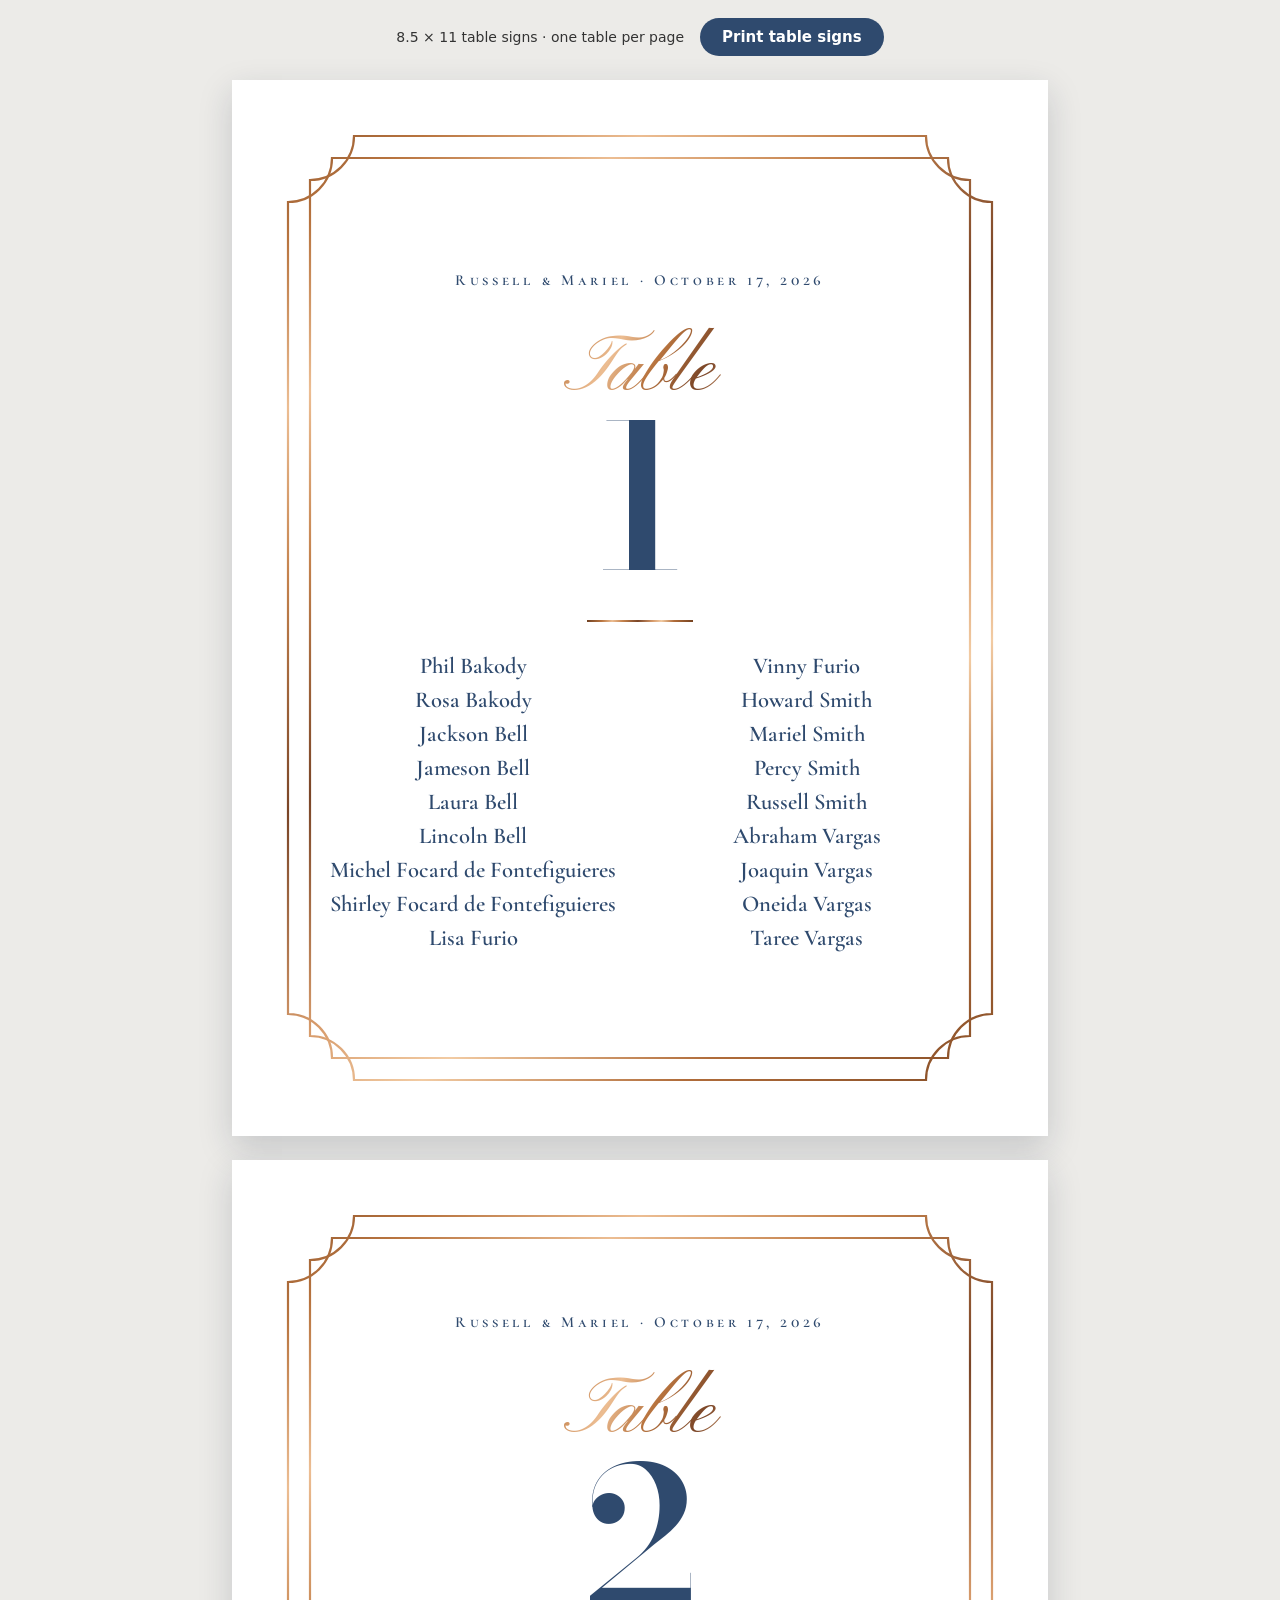
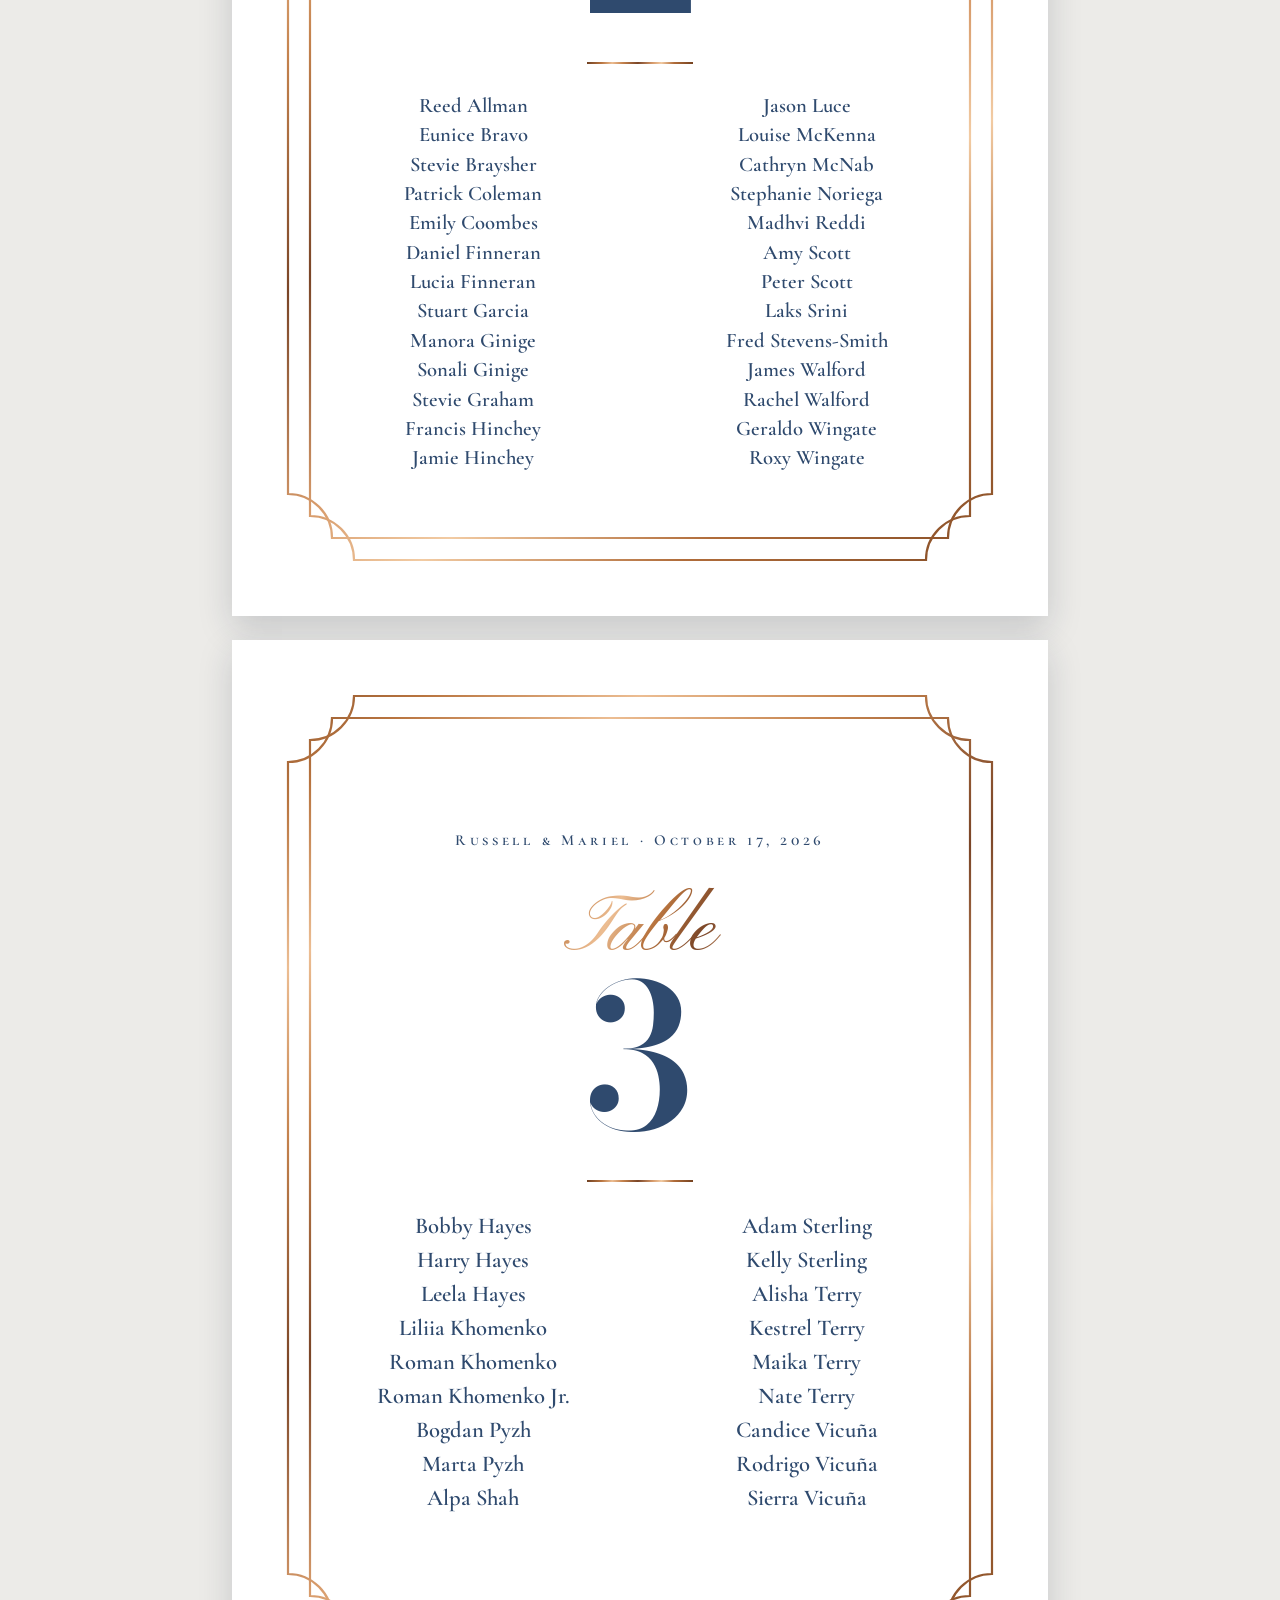
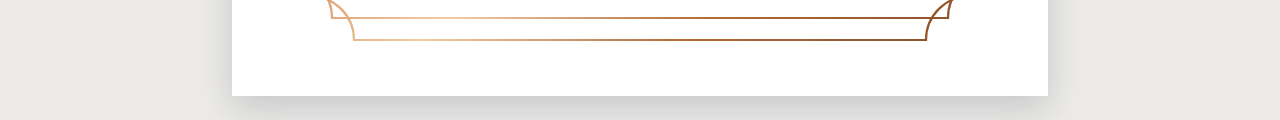
<file: print/table-numbers.html>
<!DOCTYPE html>
<html lang="en">
<head>
  <meta charset="utf-8">
  <meta name="robots" content="noindex, nofollow, noarchive">
  <meta name="viewport" content="width=device-width, initial-scale=1">
  <title>Smith Vargas Wedding · Table numbers</title>
  <!-- Table number signs, full 8.5 × 11 in, one table per page, single-sided. Nothing to cut.
       Same look as photos/sign.html: copper-foil notched double frame, copper script, navy didone,
       letterspaced small caps. Each sign lists its guests (from Downloads/table names.png),
       alphabetical by last name. Edit TABLES below. -->
  <link rel="preconnect" href="https://fonts.googleapis.com">
  <link rel="preconnect" href="https://fonts.gstatic.com" crossorigin>
  <link href="https://fonts.googleapis.com/css2?family=Bodoni+Moda:opsz,wght@6..96,600&family=Cormorant+Garamond:wght@600&family=Cormorant+SC:wght@600&family=Pinyon+Script&display=swap" rel="stylesheet">
  <style>
    @page { size: letter portrait; margin: 0; }
    :root { --navy: #2f4a6e;
            --foil: linear-gradient(115deg, #6e3f22 0%, #b8743f 14%, #ecbd92 24%, #c4824d 34%, #7a4527 48%, #d79b6b 62%, #f2cba3 70%, #b06c3a 82%, #74411f 100%); }
    html, body { margin: 0; background: #ecebe8; }
    body { color: var(--navy); -webkit-print-color-adjust: exact; print-color-adjust: exact; }

    .page { position: relative; width: 8.5in; height: 11in; margin: 24px auto; background: #fff; box-shadow: 0 12px 32px rgba(30,40,60,.18); overflow: hidden; break-after: page; }
    .page:last-of-type { break-after: auto; }
    .sign { position: absolute; inset: 0; }
    .frame { position: absolute; inset: 0; width: 100%; height: 100%; pointer-events: none; }
    .content { position: absolute; inset: 0; display: flex; flex-direction: column; align-items: center; justify-content: center; text-align: center; padding: 1in 1in 0.9in; box-sizing: border-box; }
    .kicker { font-family: "Cormorant SC", serif; font-weight: 600; font-size: 11.5pt; letter-spacing: 0.24em; }
    /* "Table": SVG text filled with the copper-foil gradient — background-clip text clipped the
       script's swashes and left a faint box in printed PDFs. */
    .script { display: block; width: 5.5in; height: 1.25in; margin-top: 10pt; overflow: visible; }
    .script text { font-family: "Pinyon Script", "Snell Roundhand", cursive; font-size: 80px; }
    .num { font-family: "Bodoni Moda", Didot, "Bodoni 72", serif; font-weight: 600; font-size: 150pt; line-height: 0.95; margin-top: -14pt; }
    .rule { width: 1.1in; height: 2px; background: var(--foil); margin: 20pt auto 20pt; flex: none; }
    .names { columns: 2; column-gap: 0.45in; width: 100%; font-family: "Cormorant Garamond", Georgia, serif; font-weight: 600; font-size: 17pt; line-height: 1.5; text-align: center; }
    .names div { break-inside: avoid; white-space: nowrap; }
    .names.dense { font-size: 15.5pt; line-height: 1.42; }
    .bar { display: flex; gap: 16px; justify-content: center; align-items: center; padding: 18px 0 0; font: 14px system-ui, sans-serif; color: #333; }
    .bar button { font: 600 15px system-ui, sans-serif; color: #fff; background: var(--navy); border: 0; border-radius: 999px; padding: 10px 22px; cursor: pointer; }
    @media print { html, body { background: none; } .page { margin: 0; box-shadow: none; } .bar { display: none; } }
  </style>
</head>
<body>
  <div class="bar">
    <span>8.5 × 11 table signs · one table per page</span>
    <button onclick="print()">Print table signs</button>
  </div>

  <script>
    // Guests per table, from Downloads/table names.png. Sorted by last name on the sign.
    const TABLES = [
      { n: 1, guests: ["Joaquin Vargas", "Vinny Furio", "Lisa Furio", "Laura Bell", "Oneida Vargas", "Rosa Bakody", "Phil Bakody",
        "Michel Focard de Fontefiguieres", "Shirley Focard de Fontefiguieres", "Howard Smith", "Abraham Vargas", "Taree Vargas",
        "Jameson Bell", "Jackson Bell", "Lincoln Bell", "Percy Smith", "Mariel Smith", "Russell Smith"] },
      { n: 2, guests: ["Stevie Graham", "Fred Stevens-Smith", "Patrick Coleman", "Reed Allman", "Emily Coombes", "Louise McKenna",
        "Lucia Finneran", "Daniel Finneran", "Peter Scott", "Amy Scott", "Stephanie Noriega", "Rachel Walford", "Stevie Braysher",
        "James Walford", "Madhvi Reddi", "Laks Srini", "Jason Luce", "Cathryn McNab", "Francis Hinchey", "Jamie Hinchey",
        "Geraldo Wingate", "Roxy Wingate", "Eunice Bravo", "Manora Ginige", "Sonali Ginige", "Stuart Garcia"] },
      { n: 3, guests: ["Adam Sterling", "Kelly Sterling", "Candice Vicuña", "Alpa Shah", "Leela Hayes", "Harry Hayes", "Bobby Hayes",
        "Bogdan Pyzh", "Marta Pyzh", "Roman Khomenko Jr.", "Rodrigo Vicuña", "Sierra Vicuña", "Alisha Terry", "Maika Terry",
        "Kestrel Terry", "Nate Terry", "Roman Khomenko", "Liliia Khomenko"] }
    ];

    // Sort key: surname (skipping "Jr." and particles like "de"), then first name.
    const surname = full => { const w = full.replace(/\s+Jr\.?$/, "").split(" ");
      const i = w.findIndex((x, k) => k > 0 && /^(de|da|van|von)$/i.test(x)); return (i > 0 ? w.slice(1).join(" ") : w[w.length - 1]); };
    const byLast = (a, b) => surname(a).localeCompare(surname(b)) || a.localeCompare(b);
    const esc = s => String(s).replace(/[&<>"]/g, c => ({ "&": "&amp;", "<": "&lt;", ">": "&gt;", '"': "&quot;" }[c]));

    const W = 816, H = 1056, m = 56, g = 22, r = 44; // sign size (96 dpi), frame inset, line offset, corner radius
    const notched = (x0, y0, x1, y1, r) =>
      `M${x0 + r},${y0} H${x1 - r} A${r},${r} 0 0 0 ${x1},${y0 + r} V${y1 - r} A${r},${r} 0 0 0 ${x1 - r},${y1}` +
      ` H${x0 + r} A${r},${r} 0 0 0 ${x0},${y1 - r} V${y0 + r} A${r},${r} 0 0 0 ${x0 + r},${y0} Z`;
    const frame = `<svg class="frame" viewBox="0 0 ${W} ${H}" aria-hidden="true">
      <defs><linearGradient id="copper" gradientUnits="userSpaceOnUse" x1="0" y1="0" x2="${W}" y2="${H}">
        <stop offset="0" stop-color="#6e3f22"/><stop offset="0.12" stop-color="#b8743f"/><stop offset="0.22" stop-color="#ecbd92"/>
        <stop offset="0.32" stop-color="#c4824d"/><stop offset="0.46" stop-color="#7a4527"/><stop offset="0.6" stop-color="#d79b6b"/>
        <stop offset="0.68" stop-color="#f2cba3"/><stop offset="0.8" stop-color="#b06c3a"/><stop offset="1" stop-color="#74411f"/>
      </linearGradient></defs>
      <g fill="none" stroke="url(#copper)" stroke-width="2.2">
        <path d="${notched(m + g, m, W - m - g, H - m, r)}"/><path d="${notched(m, m + g, W - m, H - m - g, r)}"/>
      </g></svg>`;

    const sign = t => `<div class="sign">${frame}<div class="content">
      <div class="kicker">Russell &amp; Mariel · October 17, 2026</div>
      <svg class="script" viewBox="0 0 528 120" aria-label="Table"><defs><linearGradient id="tfoil${t.n}" gradientUnits="userSpaceOnUse" x1="160" y1="0" x2="370" y2="120">
        <stop offset="0" stop-color="#7a4527"/><stop offset="0.22" stop-color="#c4824d"/><stop offset="0.38" stop-color="#ecbd92"/>
        <stop offset="0.55" stop-color="#b8743f"/><stop offset="0.75" stop-color="#7a4527"/><stop offset="0.9" stop-color="#d79b6b"/><stop offset="1" stop-color="#b06c3a"/>
      </linearGradient></defs><text x="264" y="88" text-anchor="middle" fill="url(#tfoil${t.n})">Table</text></svg>
      <div class="num">${t.n}</div>
      <div class="rule"></div>
      <div class="names${t.guests.length > 22 ? " dense" : ""}">${t.guests.slice().sort(byLast).map(n => `<div>${esc(n)}</div>`).join("")}</div>
    </div></div>`;

    // One page per table.
    TABLES.forEach(t => {
      const page = document.createElement("div");
      page.className = "page";
      page.innerHTML = sign(t);
      document.body.appendChild(page);
    });

    // Long names: shrink a column entry slightly if it would overflow its column.
    document.fonts.ready.then(() => document.querySelectorAll(".names div").forEach(el => {
      let size = parseFloat(getComputedStyle(el).fontSize);
      while (el.scrollWidth > el.clientWidth + 1 && size > 7) { size -= 0.5; el.style.fontSize = size + "px"; }
    }));
  </script>
</body>
</html>
</file>
